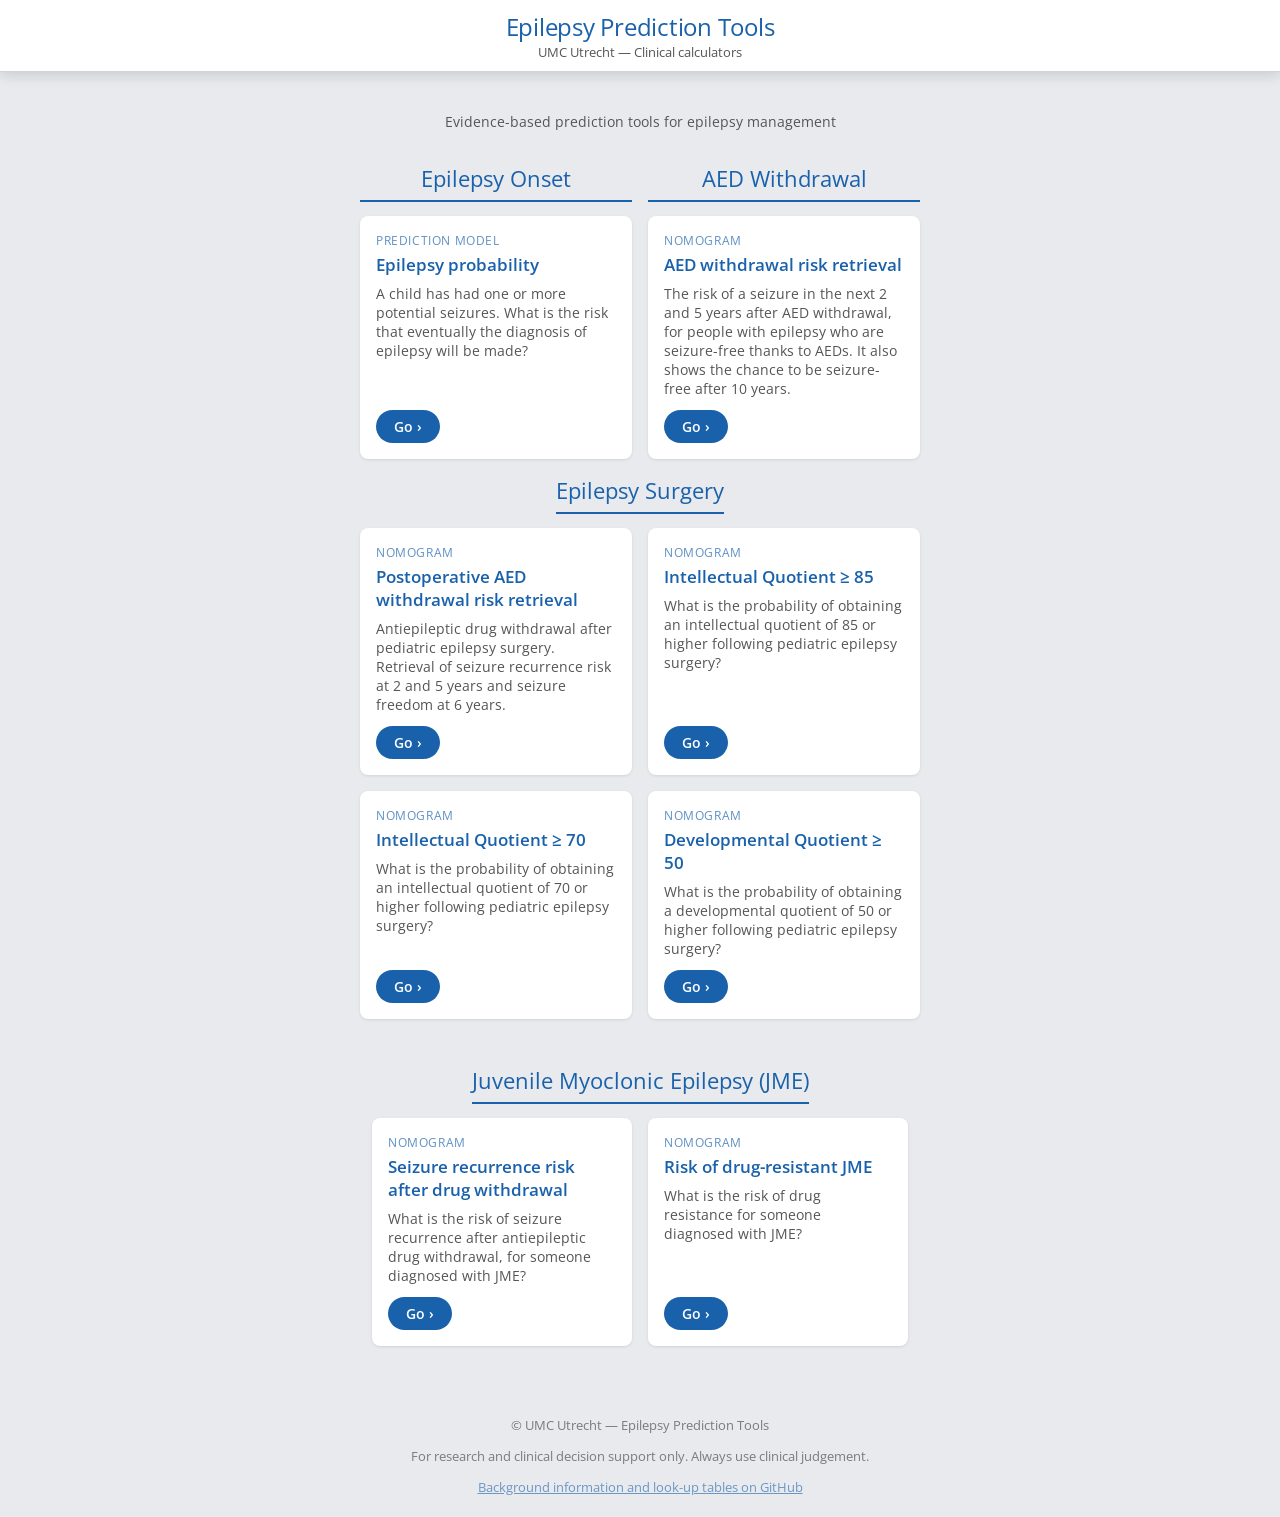
<file: docs/index.html>
<!doctype html>
<html lang="en">
<head>
  <meta charset="utf-8">
  <meta name="viewport" content="width=device-width, initial-scale=1">
  <title>Epilepsy Prediction Tools</title>
  <meta name="description" content="Clinical prediction tools for epilepsy — UMC Utrecht">
  <link rel="stylesheet" href="css/style.css">
</head>
<body>
  <div id="mainwrapper">
    <div id="header">
      <div class="header-inner">
        <h1>Epilepsy Prediction Tools</h1>
        <div class="header-subtitle">UMC Utrecht — Clinical calculators</div>
      </div>
    </div>

    <div id="content">

      <p class="landing-sub" style="margin-top:10px;">
        Evidence-based prediction tools for epilepsy management
      </p>

      <!-- Epilepsy Onset + AED Withdrawal side by side -->
      <div class="section-row">
        <div class="section-col">
          <h2 class="landing-title">Epilepsy Onset</h2>
          <div class="card-grid">
            <div class="card shadow">
              <div class="card-category">Prediction model</div>
              <h3>Epilepsy probability</h3>
              <p>A child has had one or more potential seizures. What is the risk that eventually the diagnosis of epilepsy will be made?</p>
              <a class="go-btn" href="first-consultation.html">Go &rsaquo;</a>
            </div>
          </div>
        </div>
        <div class="section-col">
          <h2 class="landing-title">AED Withdrawal</h2>
          <div class="card-grid">
            <div class="card shadow">
              <div class="card-category">Nomogram</div>
              <h3>AED withdrawal risk retrieval</h3>
              <p>The risk of a seizure in the next 2 and 5 years after AED withdrawal, for people with epilepsy who are seizure-free thanks to AEDs. It also shows the chance to be seizure-free after 10 years.</p>
              <a class="go-btn" href="aed-withdrawal.html">Go &rsaquo;</a>
            </div>
          </div>
        </div>
      </div>

      <!-- Epilepsy Surgery -->
      <h2 class="landing-title">Epilepsy Surgery</h2>
      <div class="card-grid card-grid-2col">
        <div class="card shadow">
          <div class="card-category">Nomogram</div>
          <h3>Postoperative AED withdrawal risk retrieval</h3>
          <p>Antiepileptic drug withdrawal after pediatric epilepsy surgery. Retrieval of seizure recurrence risk at 2 and 5 years and seizure freedom at 6 years.</p>
          <a class="go-btn" href="tts-withdrawal.html">Go &rsaquo;</a>
        </div>

        <div class="card shadow">
          <div class="card-category">Nomogram</div>
          <h3>Intellectual Quotient &ge; 85</h3>
          <p>What is the probability of obtaining an intellectual quotient of 85 or higher following pediatric epilepsy surgery?</p>
          <a class="go-btn" href="iq85.html">Go &rsaquo;</a>
        </div>

        <div class="card shadow">
          <div class="card-category">Nomogram</div>
          <h3>Intellectual Quotient &ge; 70</h3>
          <p>What is the probability of obtaining an intellectual quotient of 70 or higher following pediatric epilepsy surgery?</p>
          <a class="go-btn" href="iq70.html">Go &rsaquo;</a>
        </div>

        <div class="card shadow">
          <div class="card-category">Nomogram</div>
          <h3>Developmental Quotient &ge; 50</h3>
          <p>What is the probability of obtaining a developmental quotient of 50 or higher following pediatric epilepsy surgery?</p>
          <a class="go-btn" href="dq50.html">Go &rsaquo;</a>
        </div>
      </div>

      <!-- JME -->
      <h2 class="landing-title">Juvenile Myoclonic Epilepsy (JME)</h2>
      <div class="card-grid">
        <div class="card shadow">
          <div class="card-category">Nomogram</div>
          <h3>Seizure recurrence risk after drug withdrawal</h3>
          <p>What is the risk of seizure recurrence after antiepileptic drug withdrawal, for someone diagnosed with JME?</p>
          <a class="go-btn" href="jme-withdrawal.html">Go &rsaquo;</a>
        </div>

        <div class="card shadow">
          <div class="card-category">Nomogram</div>
          <h3>Risk of drug-resistant JME</h3>
          <p>What is the risk of drug resistance for someone diagnosed with JME?</p>
          <a class="go-btn" href="jme-resistance.html">Go &rsaquo;</a>
        </div>
      </div>

    </div>

    <div id="footer" class="noselect">
      <p>&copy; UMC Utrecht &mdash; Epilepsy Prediction Tools</p>
      <p>For research and clinical decision support only. Always use clinical judgement.</p>
      <p><a href="https://github.com/wmotte/epilepsypredictiontools" target="_blank">Background information and look-up tables on GitHub</a></p>
    </div>
  </div>

  <script src="js/ui.js"></script>
</body>
</html>
</file>
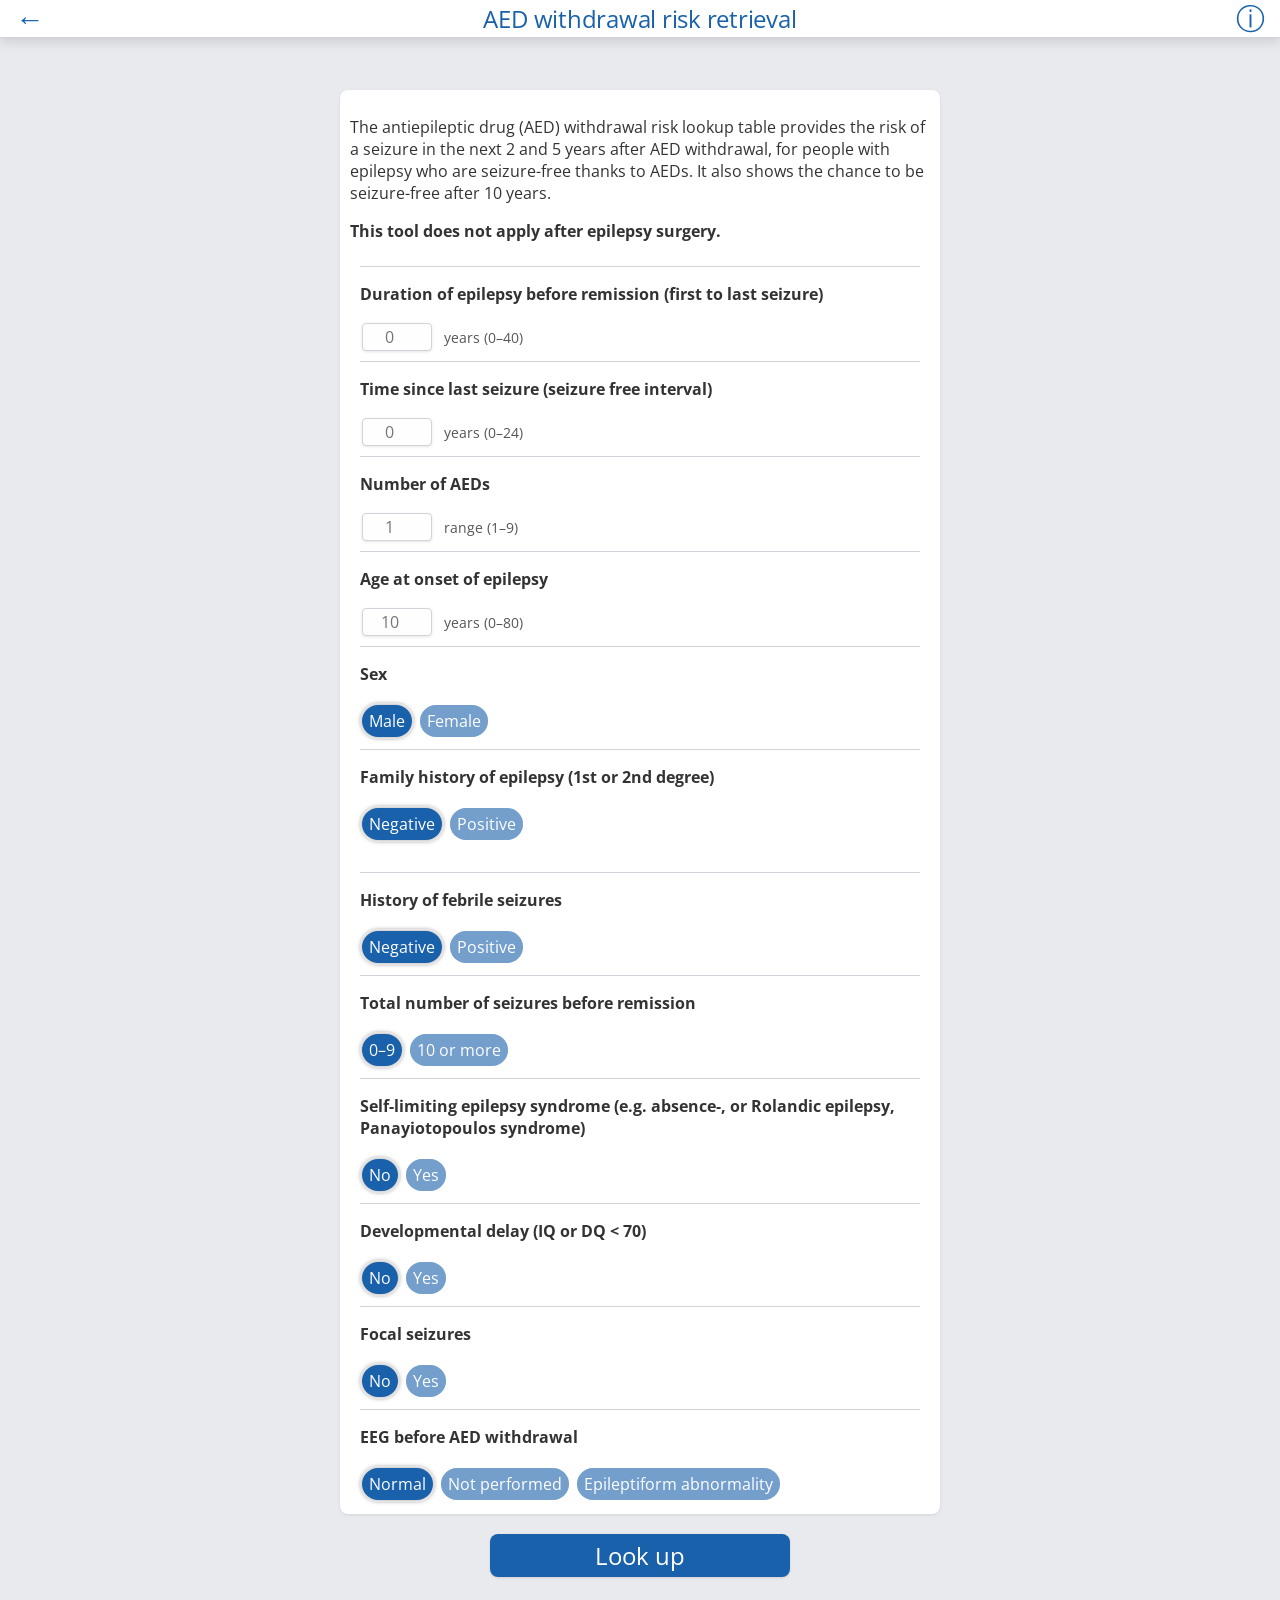
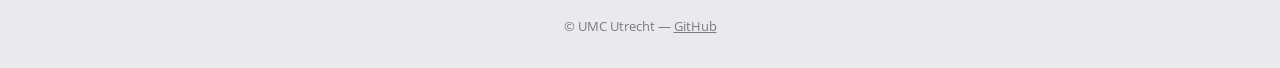
<file: docs/aed-withdrawal.html>
<!doctype html>
<html lang="en">
<head>
  <meta charset="utf-8">
  <meta name="viewport" content="width=device-width, initial-scale=1">
  <title>AED withdrawal risk retrieval — Epilepsy Prediction Tools</title>
  <link rel="stylesheet" href="css/style.css">
</head>
<body>
  <div id="mainwrapper">

    <div id="header" class="shadow">
      <table><tr>
        <td class="fst"><a href="index.html"><div id="backbutton" class="clickable noselect">&larr;</div></a></td>
        <td><h1 class="noselect nocursor">AED withdrawal risk retrieval</h1></td>
        <td class="lst"><div id="infobutton" class="clickable noselect">&#9432;</div></td>
      </tr></table>
    </div>

    <div id="content">
      <div class="contentblock shadow">
        <p>The antiepileptic drug (AED) withdrawal risk lookup table provides the risk of a seizure in the next 2 and 5 years after AED withdrawal, for people with epilepsy who are seizure-free thanks to AEDs. It also shows the chance to be seizure-free after 10 years.</p>
        <p><strong>This tool does not apply after epilepsy surgery.</strong></p>

        <form id="mainform">
          <div class="half1"><div>

            <hr>
            <p><strong>Duration of epilepsy before remission (first to last seizure)</strong></p>
            <input type="number" name="duration" id="duration" placeholder="0" min="0" max="40" class="shadow">
            <span class="unit">years (0–40)</span>

            <hr>
            <p><strong>Time since last seizure (seizure free interval)</strong></p>
            <input type="number" name="ttr" id="ttr" placeholder="0" min="0" max="24" class="shadow">
            <span class="unit">years (0–24)</span>

            <hr>
            <p><strong>Number of AEDs</strong></p>
            <input type="number" name="naed" id="naed" placeholder="1" min="0" max="9" class="shadow">
            <span class="unit">range (1–9)</span>

            <hr>
            <p><strong>Age at onset of epilepsy</strong></p>
            <input type="number" name="ageonset" id="ageonset" placeholder="10" min="0" max="80" class="shadow">
            <span class="unit">years (0–80)</span>

            <hr>
            <p><strong>Sex</strong></p>
            <div class="radios">
              <input type="radio" name="sex" value="male" id="sex_m" checked>
              <label class="radio shadow noselect clickable" for="sex_m">Male</label>
              <input type="radio" name="sex" value="female" id="sex_f">
              <label class="radio shadow noselect clickable" for="sex_f">Female</label>
            </div>

            <hr>
            <p><strong>Family history of epilepsy (1st or 2nd degree)</strong></p>
            <div class="radios">
              <input type="radio" name="famhist" value="negative" id="fh_neg" checked>
              <label class="radio shadow noselect clickable" for="fh_neg">Negative</label>
              <input type="radio" name="famhist" value="positive" id="fh_pos">
              <label class="radio shadow noselect clickable" for="fh_pos">Positive</label>
            </div>

          </div></div>

          <div class="half2"><div>

            <hr>
            <p><strong>History of febrile seizures</strong></p>
            <div class="radios">
              <input type="radio" name="histfeb" value="negative" id="hf_neg" checked>
              <label class="radio shadow noselect clickable" for="hf_neg">Negative</label>
              <input type="radio" name="histfeb" value="positive" id="hf_pos">
              <label class="radio shadow noselect clickable" for="hf_pos">Positive</label>
            </div>

            <hr>
            <p><strong>Total number of seizures before remission</strong></p>
            <div class="radios">
              <input type="radio" name="nseizures" value="0-9" id="ns_low" checked>
              <label class="radio shadow noselect clickable" for="ns_low">0–9</label>
              <input type="radio" name="nseizures" value="10 or more" id="ns_high">
              <label class="radio shadow noselect clickable" for="ns_high">10 or more</label>
            </div>

            <hr>
            <p><strong>Self-limiting epilepsy syndrome (e.g. absence-, or Rolandic epilepsy, Panayiotopoulos syndrome)</strong></p>
            <div class="radios">
              <input type="radio" name="benign" value="no" id="ben_no" checked>
              <label class="radio shadow noselect clickable" for="ben_no">No</label>
              <input type="radio" name="benign" value="yes" id="ben_yes">
              <label class="radio shadow noselect clickable" for="ben_yes">Yes</label>
            </div>

            <hr>
            <p><strong>Developmental delay (IQ or DQ &lt; 70)</strong></p>
            <div class="radios">
              <input type="radio" name="delay" value="no" id="del_no" checked>
              <label class="radio shadow noselect clickable" for="del_no">No</label>
              <input type="radio" name="delay" value="yes" id="del_yes">
              <label class="radio shadow noselect clickable" for="del_yes">Yes</label>
            </div>

            <hr>
            <p><strong>Focal seizures</strong></p>
            <div class="radios">
              <input type="radio" name="focal" value="no" id="foc_no" checked>
              <label class="radio shadow noselect clickable" for="foc_no">No</label>
              <input type="radio" name="focal" value="yes" id="foc_yes">
              <label class="radio shadow noselect clickable" for="foc_yes">Yes</label>
            </div>

            <hr>
            <p><strong>EEG before AED withdrawal</strong></p>
            <div class="radios">
              <input type="radio" name="EEG" value="normal" id="eeg_n" checked>
              <label class="radio shadow noselect clickable" for="eeg_n">Normal</label>
              <input type="radio" name="EEG" value="not performed" id="eeg_np">
              <label class="radio shadow noselect clickable" for="eeg_np">Not performed</label>
              <input type="radio" name="EEG" value="epileptiform abnormality" id="eeg_ea">
              <label class="radio shadow noselect clickable" for="eeg_ea">Epileptiform abnormality</label>
            </div>

          </div></div>
          <div class="cleared"></div>
        </form>
      </div>

      <div id="resultBlock" class="contentblock shadow" style="display:none;"></div>

      <div id="calcButton" class="button shadow blue clickable noselect">
        <h2 class="centertext">Look up</h2>
      </div>
    </div>

    <!-- Hidden modal content -->
    <div style="display:none;">
      <div id="popUpTitle"><h2 class="popuptitle">About this calculator</h2></div>
      <div id="popupContent">
        <div class="popcontent">
          <p>This lookup table is based on clinical nomograms from an independent participant data meta-analysis which aimed to create tools for individualized prediction of risks [1]. The nomogram estimates the risk of seizure recurrence and long-term seizure outcome for people with epilepsy who are currently seizure-free, in case of withdrawal of anti-epileptic drugs with the purpose of discontinuing treatment. The prediction model is based on - and validated in - ten different populations of both children and adults. The tool does not apply to people who became seizure-free through epilepsy surgery.</p>
          <p><strong>Reference:</strong></p>
          <p>Lamberink HJ, Otte WM, Geerts AT, Pavlovic M, Ramos-Lizana J, Marson AG, Overweg J, Sauma L, Specchio LM, Tennison M, Cardoso TMO, Shinnar S, Schmidt D, Geleijns K, Braun KPJ. Individualised prediction model of seizure recurrence and long-term outcomes after withdrawal of antiepileptic drugs in seizure-free patients &ndash; a systematic review and individual participant data meta-analysis. <em>Lancet Neurology</em> 2017; 16(7):523&ndash;531. DOI: <a href="https://doi.org/10.1016/S1474-4422(17)30114-X" target="_blank">10.1016/S1474-4422(17)30114-X</a></p>
          <p><strong>Disclaimer:</strong> For research and educational purposes only. Always use clinical judgment when making treatment decisions.</p>
        </div>
      </div>
    </div>

    <div id="footer" class="noselect nocursor">
      <p>&copy; UMC Utrecht &mdash; <a href="https://github.com/wmotte/epilepsypredictiontools" target="_blank" style="color:inherit; cursor:pointer;">GitHub</a></p>
    </div>
  </div>

  <script src="js/ui.js"></script>
  <script src="js/aed-calc.js"></script>
</body>
</html>
</file>
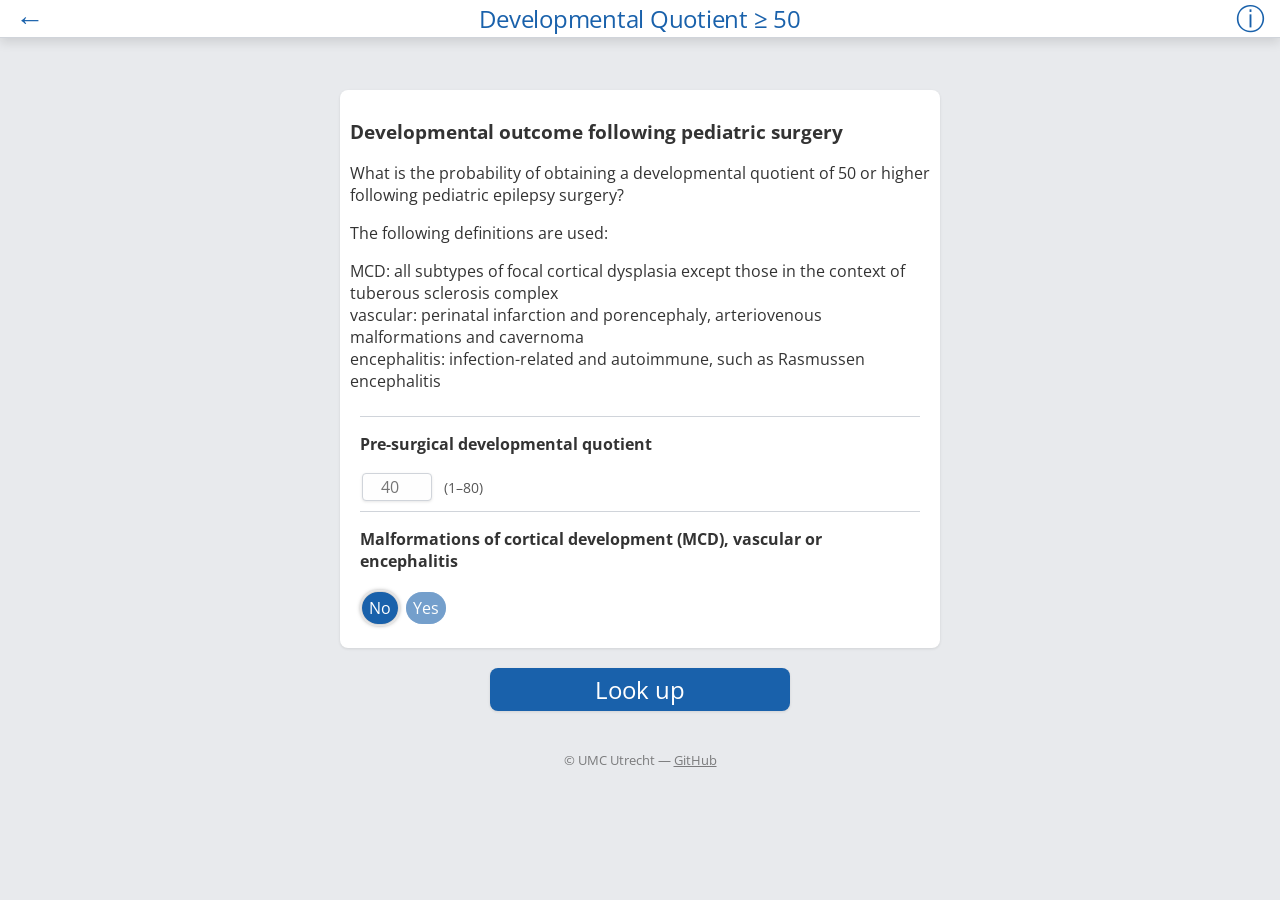
<file: docs/dq50.html>
<!doctype html>
<html lang="en">
<head>
  <meta charset="utf-8">
  <meta name="viewport" content="width=device-width, initial-scale=1">
  <title>Developmental Quotient &ge; 50 — Epilepsy Prediction Tools</title>
  <link rel="stylesheet" href="css/style.css">
</head>
<body>
  <div id="mainwrapper">

    <div id="header" class="shadow">
      <table><tr>
        <td class="fst"><a href="index.html"><div id="backbutton" class="clickable noselect">&larr;</div></a></td>
        <td><h1 class="noselect nocursor">Developmental Quotient &ge; 50</h1></td>
        <td class="lst"><div id="infobutton" class="clickable noselect">&#9432;</div></td>
      </tr></table>
    </div>

    <div id="content">
      <div class="contentblock shadow">
        <h3>Developmental outcome following pediatric surgery</h3>
        <p>What is the probability of obtaining a developmental quotient of 50 or higher following pediatric epilepsy surgery?</p>
        <p>The following definitions are used:</p>
        <p>MCD: all subtypes of focal cortical dysplasia except those in the context of tuberous sclerosis complex<br>
          vascular: perinatal infarction and porencephaly, arteriovenous malformations and cavernoma<br>
          encephalitis: infection-related and autoimmune, such as Rasmussen encephalitis</p>

        <form id="mainform">
          <div class="half1"><div>

            <hr>
            <p><strong>Pre-surgical developmental quotient</strong></p>
            <input type="number" name="pre" id="pre" placeholder="40" min="1" max="80" class="shadow">
            <span class="unit">(1–80)</span>

            <hr>
            <p><strong>Malformations of cortical development (MCD), vascular or encephalitis</strong></p>
            <div class="radios">
              <input type="radio" name="mcd" value="no" id="mcd_no" checked>
              <label class="radio shadow noselect clickable" for="mcd_no">No</label>
              <input type="radio" name="mcd" value="yes" id="mcd_yes">
              <label class="radio shadow noselect clickable" for="mcd_yes">Yes</label>
            </div>

          </div></div>
          <div class="cleared"></div>
        </form>
      </div>

      <div id="resultBlock" class="contentblock shadow" style="display:none;"></div>

      <div id="calcButton" class="button shadow blue clickable noselect">
        <h2 class="centertext">Look up</h2>
      </div>
    </div>

    <!-- Hidden modal content -->
    <div style="display:none;">
      <div id="popUpTitle"><h2 class="popuptitle">About this calculator</h2></div>
      <div id="popupContent">
        <div class="popcontent">
          <p>This lookup table is based on clinical nomograms from a collaborative study between Universit&auml;tsklinik OWL and the UMC Utrecht to identify predictors of postoperative developmental quotients (DQ) and develop and validate clinically applicable prediction models two years after pediatric epilepsy surgery. It provides the performance post-surgery.</p>
          <p><strong>Reference:</strong></p>
          <p>Cloppenborg T, van Schooneveld MMJ, Hagemann A, Hopf JL, Kalbhenn T, Otte WM, Polster T, Bien CG, Braun KPJ. Development and validation of prediction models for developmental and intellectual outcome following pediatric epilepsy surgery. <em>Neurology</em> 2022; 98:e225&ndash;e235. DOI: <a href="https://doi.org/10.1212/WNL.0000000000013065" target="_blank">10.1212/WNL.0000000000013065</a></p>
          <p><strong>Disclaimer:</strong> For research and educational purposes only. Use clinical judgment.</p>
        </div>
      </div>
    </div>

    <div id="footer" class="noselect nocursor">
      <p>&copy; UMC Utrecht &mdash; <a href="https://github.com/wmotte/epilepsypredictiontools" target="_blank" style="color:inherit; cursor:pointer;">GitHub</a></p>
    </div>
  </div>

  <script src="js/ui.js"></script>
  <script src="js/dq50-calc.js"></script>
</body>
</html>
</file>
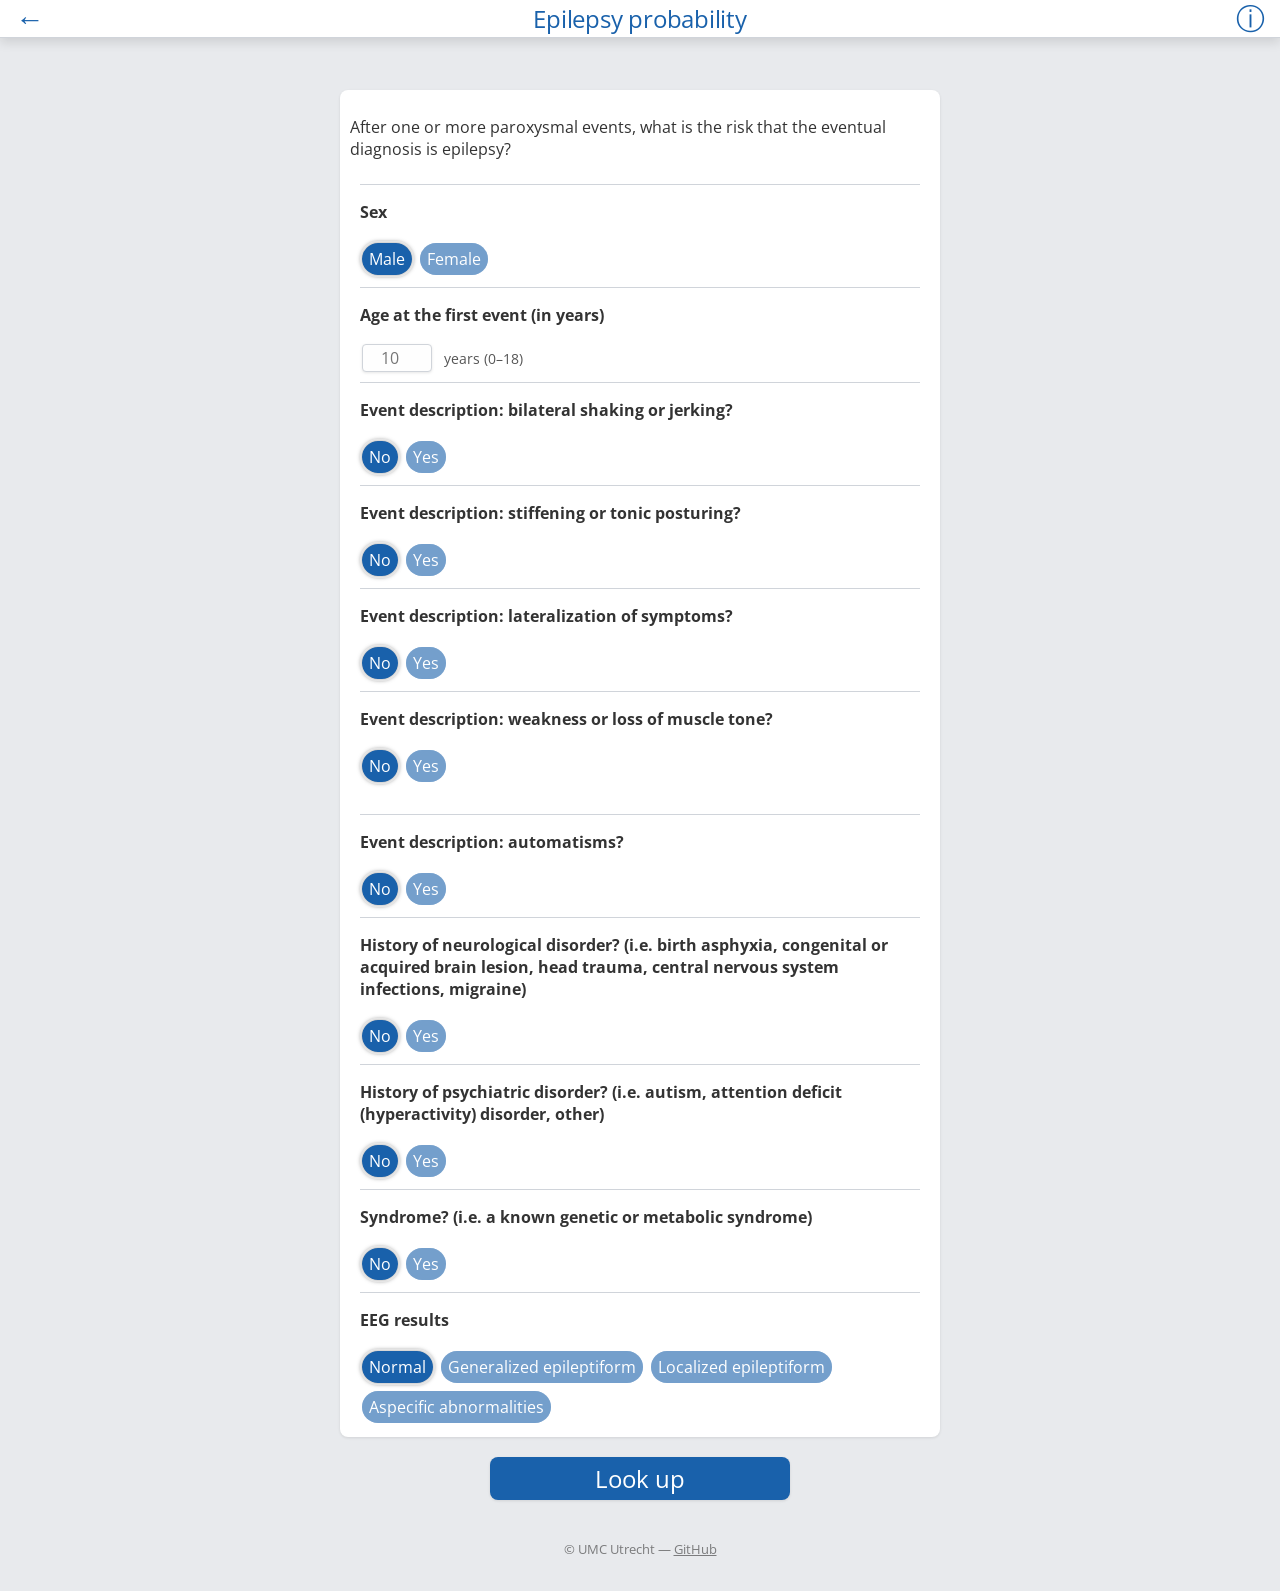
<file: docs/first-consultation.html>
<!doctype html>
<html lang="en">
<head>
  <meta charset="utf-8">
  <meta name="viewport" content="width=device-width, initial-scale=1">
  <title>Epilepsy probability — Epilepsy Prediction Tools</title>
  <link rel="stylesheet" href="css/style.css">
</head>
<body>
  <div id="mainwrapper">

    <div id="header" class="shadow">
      <table><tr>
        <td class="fst"><a href="index.html"><div id="backbutton" class="clickable noselect">&larr;</div></a></td>
        <td><h1 class="noselect nocursor">Epilepsy probability</h1></td>
        <td class="lst"><div id="infobutton" class="clickable noselect">&#9432;</div></td>
      </tr></table>
    </div>

    <div id="content">
      <div class="contentblock shadow">
        <p>After one or more paroxysmal events, what is the risk that the eventual diagnosis is epilepsy?</p>

        <form id="mainform">
          <div class="half1"><div>

            <hr>
            <p><strong>Sex</strong></p>
            <div class="radios">
              <input type="radio" name="sexmale" value="yes" id="sx_m" checked>
              <label class="radio shadow noselect clickable" for="sx_m">Male</label>
              <input type="radio" name="sexmale" value="no" id="sx_f">
              <label class="radio shadow noselect clickable" for="sx_f">Female</label>
            </div>

            <hr>
            <p><strong>Age at the first event (in years)</strong></p>
            <input type="number" name="agefirstevent" id="agefirstevent" placeholder="10" min="0" max="18" class="shadow">
            <span class="unit">years (0–18)</span>

            <hr>
            <p><strong>Event description: bilateral shaking or jerking?</strong></p>
            <div class="radios">
              <input type="radio" name="bilateral" value="no" id="bi_no" checked>
              <label class="radio shadow noselect clickable" for="bi_no">No</label>
              <input type="radio" name="bilateral" value="yes" id="bi_yes">
              <label class="radio shadow noselect clickable" for="bi_yes">Yes</label>
            </div>

            <hr>
            <p><strong>Event description: stiffening or tonic posturing?</strong></p>
            <div class="radios">
              <input type="radio" name="cramp" value="no" id="cr_no" checked>
              <label class="radio shadow noselect clickable" for="cr_no">No</label>
              <input type="radio" name="cramp" value="yes" id="cr_yes">
              <label class="radio shadow noselect clickable" for="cr_yes">Yes</label>
            </div>

            <hr>
            <p><strong>Event description: lateralization of symptoms?</strong></p>
            <div class="radios">
              <input type="radio" name="lateralization" value="no" id="lat_no" checked>
              <label class="radio shadow noselect clickable" for="lat_no">No</label>
              <input type="radio" name="lateralization" value="yes" id="lat_yes">
              <label class="radio shadow noselect clickable" for="lat_yes">Yes</label>
            </div>

            <hr>
            <p><strong>Event description: weakness or loss of muscle tone?</strong></p>
            <div class="radios">
              <input type="radio" name="lossTonus" value="no" id="lt_no" checked>
              <label class="radio shadow noselect clickable" for="lt_no">No</label>
              <input type="radio" name="lossTonus" value="yes" id="lt_yes">
              <label class="radio shadow noselect clickable" for="lt_yes">Yes</label>
            </div>

          </div></div>

          <div class="half2"><div>

            <hr>
            <p><strong>Event description: automatisms?</strong></p>
            <div class="radios">
              <input type="radio" name="automatism" value="no" id="au_no" checked>
              <label class="radio shadow noselect clickable" for="au_no">No</label>
              <input type="radio" name="automatism" value="yes" id="au_yes">
              <label class="radio shadow noselect clickable" for="au_yes">Yes</label>
            </div>

            <hr>
            <p><strong>History of neurological disorder? (i.e. birth asphyxia, congenital or acquired brain lesion, head trauma, central nervous system infections, migraine)</strong></p>
            <div class="radios">
              <input type="radio" name="history_neurological" value="no" id="hn_no" checked>
              <label class="radio shadow noselect clickable" for="hn_no">No</label>
              <input type="radio" name="history_neurological" value="yes" id="hn_yes">
              <label class="radio shadow noselect clickable" for="hn_yes">Yes</label>
            </div>

            <hr>
            <p><strong>History of psychiatric disorder? (i.e. autism, attention deficit (hyperactivity) disorder, other)</strong></p>
            <div class="radios">
              <input type="radio" name="history_psychiatric" value="no" id="hp_no" checked>
              <label class="radio shadow noselect clickable" for="hp_no">No</label>
              <input type="radio" name="history_psychiatric" value="yes" id="hp_yes">
              <label class="radio shadow noselect clickable" for="hp_yes">Yes</label>
            </div>

            <hr>
            <p><strong>Syndrome? (i.e. a known genetic or metabolic syndrome)</strong></p>
            <div class="radios">
              <input type="radio" name="syndrome" value="no" id="syn_no" checked>
              <label class="radio shadow noselect clickable" for="syn_no">No</label>
              <input type="radio" name="syndrome" value="yes" id="syn_yes">
              <label class="radio shadow noselect clickable" for="syn_yes">Yes</label>
            </div>

            <hr>
            <p><strong>EEG results</strong></p>
            <div class="radios">
              <input type="radio" name="eeg_result" value="normal" id="eeg_n" checked>
              <label class="radio shadow noselect clickable" for="eeg_n">Normal</label>
              <input type="radio" name="eeg_result" value="generalizedEpi" id="eeg_ge">
              <label class="radio shadow noselect clickable" for="eeg_ge">Generalized epileptiform</label>
              <input type="radio" name="eeg_result" value="localizedEpi" id="eeg_le">
              <label class="radio shadow noselect clickable" for="eeg_le">Localized epileptiform</label>
              <input type="radio" name="eeg_result" value="hypofunctional" id="eeg_hf">
              <label class="radio shadow noselect clickable" for="eeg_hf">Aspecific abnormalities</label>
            </div>

          </div></div>
          <div class="cleared"></div>
        </form>
      </div>

      <div id="resultBlock" class="contentblock shadow" style="display:none;"></div>

      <div id="calcButton" class="button shadow blue clickable noselect">
        <h2 class="centertext">Look up</h2>
      </div>
    </div>

    <!-- Hidden modal content -->
    <div style="display:none;">
      <div id="popUpTitle"><h2 class="popuptitle">About this calculator</h2></div>
      <div id="popupContent">
        <div class="popcontent">
          <p>This lookup table is based on clinical data and an interictal EEG from children available at first consultation after one or more paroxysmal events at the outpatient department of pediatric neurology at the UMC Utrecht, the Netherlands, and was validated on a similar cohort from the Martini Hospital in Groningen. The calculator estimates the probability that the diagnosis of epilepsy will be made based on the available information at the first consultation.</p>
          <p><strong>Reference:</strong></p>
          <p>van Diessen E, Lamberink HJ, Otte WM, Doornebal N, Brouwer OF, Jansen FE, Braun KPJ. A Prediction Model to Determine Childhood Epilepsy After 1 or More Paroxysmal Events. <em>Pediatrics</em> 2018; 142(6):e20180931. DOI: <a href="https://doi.org/10.1542/peds.2018-0931" target="_blank">10.1542/peds.2018-0931</a></p>
          <p><strong>Disclaimer:</strong> For research and educational purposes only. Use clinical judgment.</p>
        </div>
      </div>
    </div>

    <div id="footer" class="noselect nocursor">
      <p>&copy; UMC Utrecht &mdash; <a href="https://github.com/wmotte/epilepsypredictiontools" target="_blank" style="color:inherit; cursor:pointer;">GitHub</a></p>
    </div>
  </div>

  <script src="js/ui.js"></script>
  <script src="js/fsc-calc.js"></script>
</body>
</html>
</file>
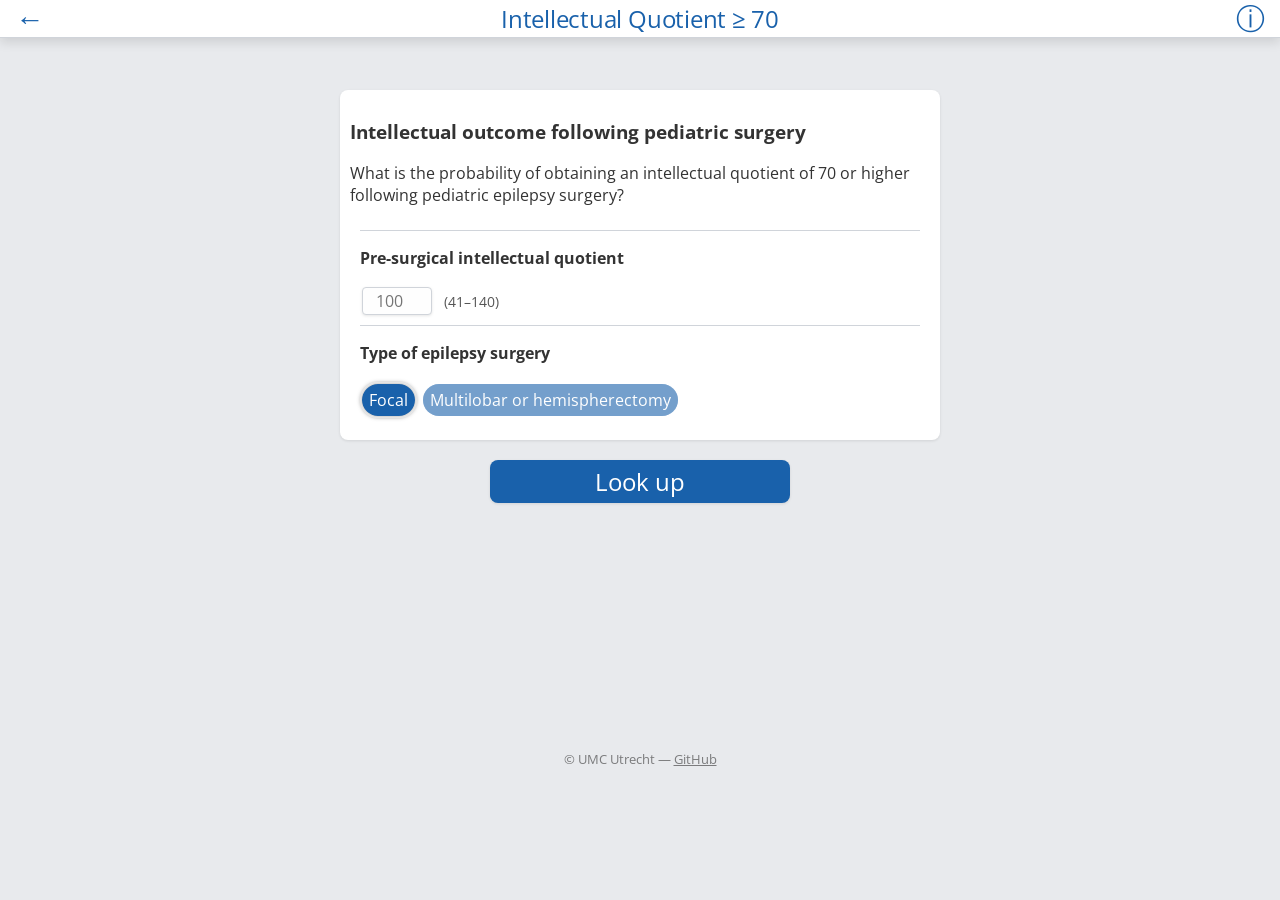
<file: docs/iq70.html>
<!doctype html>
<html lang="en">
<head>
  <meta charset="utf-8">
  <meta name="viewport" content="width=device-width, initial-scale=1">
  <title>Intellectual Quotient &ge; 70 — Epilepsy Prediction Tools</title>
  <link rel="stylesheet" href="css/style.css">
</head>
<body>
  <div id="mainwrapper">

    <div id="header" class="shadow">
      <table><tr>
        <td class="fst"><a href="index.html"><div id="backbutton" class="clickable noselect">&larr;</div></a></td>
        <td><h1 class="noselect nocursor">Intellectual Quotient &ge; 70</h1></td>
        <td class="lst"><div id="infobutton" class="clickable noselect">&#9432;</div></td>
      </tr></table>
    </div>

    <div id="content">
      <div class="contentblock shadow">
        <h3>Intellectual outcome following pediatric surgery</h3>
        <p>What is the probability of obtaining an intellectual quotient of 70 or higher following pediatric epilepsy surgery?</p>

        <form id="mainform">
          <div class="half1"><div>

            <hr>
            <p><strong>Pre-surgical intellectual quotient</strong></p>
            <input type="number" name="pre" id="pre" placeholder="100" min="41" max="140" class="shadow">
            <span class="unit">(41–140)</span>

            <hr>
            <p><strong>Type of epilepsy surgery</strong></p>
            <div class="radios">
              <input type="radio" name="surgery" value="focal" id="surg_f" checked>
              <label class="radio shadow noselect clickable" for="surg_f">Focal</label>
              <input type="radio" name="surgery" value="multilobar" id="surg_m">
              <label class="radio shadow noselect clickable" for="surg_m">Multilobar or hemispherectomy</label>
            </div>

          </div></div>
          <div class="cleared"></div>
        </form>
      </div>

      <div id="resultBlock" class="contentblock shadow" style="display:none;"></div>

      <div id="calcButton" class="button shadow blue clickable noselect">
        <h2 class="centertext">Look up</h2>
      </div>
    </div>

    <!-- Hidden modal content -->
    <div style="display:none;">
      <div id="popUpTitle"><h2 class="popuptitle">About this calculator</h2></div>
      <div id="popupContent">
        <div class="popcontent">
          <p>This lookup table is based on clinical nomograms from a collaborative study between Universit&auml;tsklinik OWL and the UMC Utrecht to identify predictors of postoperative intelligence quotients (IQ) and develop and validate clinically applicable prediction models two years after pediatric epilepsy surgery. It provides the performance post-surgery.</p>
          <p><strong>Reference:</strong></p>
          <p>Cloppenborg T, van Schooneveld MMJ, Hagemann A, Hopf JL, Kalbhenn T, Otte WM, Polster T, Bien CG, Braun KPJ. Development and validation of prediction models for developmental and intellectual outcome following pediatric epilepsy surgery. <em>Neurology</em> 2022; 98:e225&ndash;e235. DOI: <a href="https://doi.org/10.1212/WNL.0000000000013065" target="_blank">10.1212/WNL.0000000000013065</a></p>
          <p><strong>Disclaimer:</strong> For research and educational purposes only. Use clinical judgment.</p>
        </div>
      </div>
    </div>

    <div id="footer" class="noselect nocursor">
      <p>&copy; UMC Utrecht &mdash; <a href="https://github.com/wmotte/epilepsypredictiontools" target="_blank" style="color:inherit; cursor:pointer;">GitHub</a></p>
    </div>
  </div>

  <script src="js/ui.js"></script>
  <script src="js/iq70-calc.js"></script>
</body>
</html>
</file>
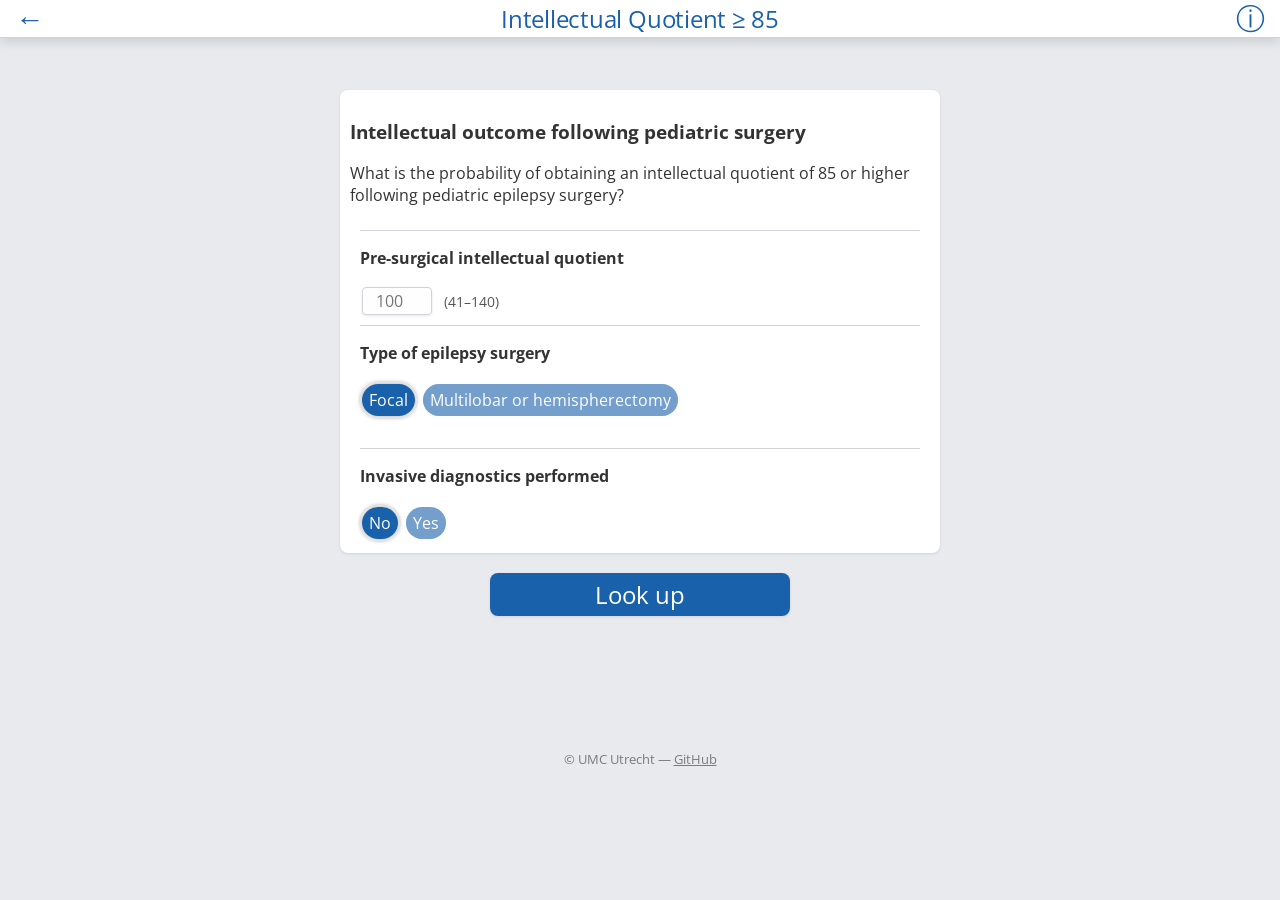
<file: docs/iq85.html>
<!doctype html>
<html lang="en">
<head>
  <meta charset="utf-8">
  <meta name="viewport" content="width=device-width, initial-scale=1">
  <title>Intellectual Quotient &ge; 85 — Epilepsy Prediction Tools</title>
  <link rel="stylesheet" href="css/style.css">
</head>
<body>
  <div id="mainwrapper">

    <div id="header" class="shadow">
      <table><tr>
        <td class="fst"><a href="index.html"><div id="backbutton" class="clickable noselect">&larr;</div></a></td>
        <td><h1 class="noselect nocursor">Intellectual Quotient &ge; 85</h1></td>
        <td class="lst"><div id="infobutton" class="clickable noselect">&#9432;</div></td>
      </tr></table>
    </div>

    <div id="content">
      <div class="contentblock shadow">
        <h3>Intellectual outcome following pediatric surgery</h3>
        <p>What is the probability of obtaining an intellectual quotient of 85 or higher following pediatric epilepsy surgery?</p>

        <form id="mainform">
          <div class="half1"><div>

            <hr>
            <p><strong>Pre-surgical intellectual quotient</strong></p>
            <input type="number" name="pre" id="pre" placeholder="100" min="41" max="140" class="shadow">
            <span class="unit">(41–140)</span>

            <hr>
            <p><strong>Type of epilepsy surgery</strong></p>
            <div class="radios">
              <input type="radio" name="surgery" value="focal" id="surg_f" checked>
              <label class="radio shadow noselect clickable" for="surg_f">Focal</label>
              <input type="radio" name="surgery" value="multilobar" id="surg_m">
              <label class="radio shadow noselect clickable" for="surg_m">Multilobar or hemispherectomy</label>
            </div>

          </div></div>

          <div class="half2"><div>

            <hr>
            <p><strong>Invasive diagnostics performed</strong></p>
            <div class="radios">
              <input type="radio" name="invasive" value="no" id="inv_no" checked>
              <label class="radio shadow noselect clickable" for="inv_no">No</label>
              <input type="radio" name="invasive" value="yes" id="inv_yes">
              <label class="radio shadow noselect clickable" for="inv_yes">Yes</label>
            </div>

          </div></div>
          <div class="cleared"></div>
        </form>
      </div>

      <div id="resultBlock" class="contentblock shadow" style="display:none;"></div>

      <div id="calcButton" class="button shadow blue clickable noselect">
        <h2 class="centertext">Look up</h2>
      </div>
    </div>

    <!-- Hidden modal content -->
    <div style="display:none;">
      <div id="popUpTitle"><h2 class="popuptitle">About this calculator</h2></div>
      <div id="popupContent">
        <div class="popcontent">
          <p>This lookup table is based on clinical nomograms from a collaborative study between Universit&auml;tsklinik OWL and the UMC Utrecht to identify predictors of postoperative intelligence quotients (IQ) and develop and validate clinically applicable prediction models two years after pediatric epilepsy surgery. It provides the performance post-surgery.</p>
          <p><strong>Reference:</strong></p>
          <p>Cloppenborg T, van Schooneveld MMJ, Hagemann A, Hopf JL, Kalbhenn T, Otte WM, Polster T, Bien CG, Braun KPJ. Development and validation of prediction models for developmental and intellectual outcome following pediatric epilepsy surgery. <em>Neurology</em> 2022; 98:e225&ndash;e235. DOI: <a href="https://doi.org/10.1212/WNL.0000000000013065" target="_blank">10.1212/WNL.0000000000013065</a></p>
          <p><strong>Disclaimer:</strong> For research and educational purposes only. Use clinical judgment.</p>
        </div>
      </div>
    </div>

    <div id="footer" class="noselect nocursor">
      <p>&copy; UMC Utrecht &mdash; <a href="https://github.com/wmotte/epilepsypredictiontools" target="_blank" style="color:inherit; cursor:pointer;">GitHub</a></p>
    </div>
  </div>

  <script src="js/ui.js"></script>
  <script src="js/iq85-calc.js"></script>
</body>
</html>
</file>
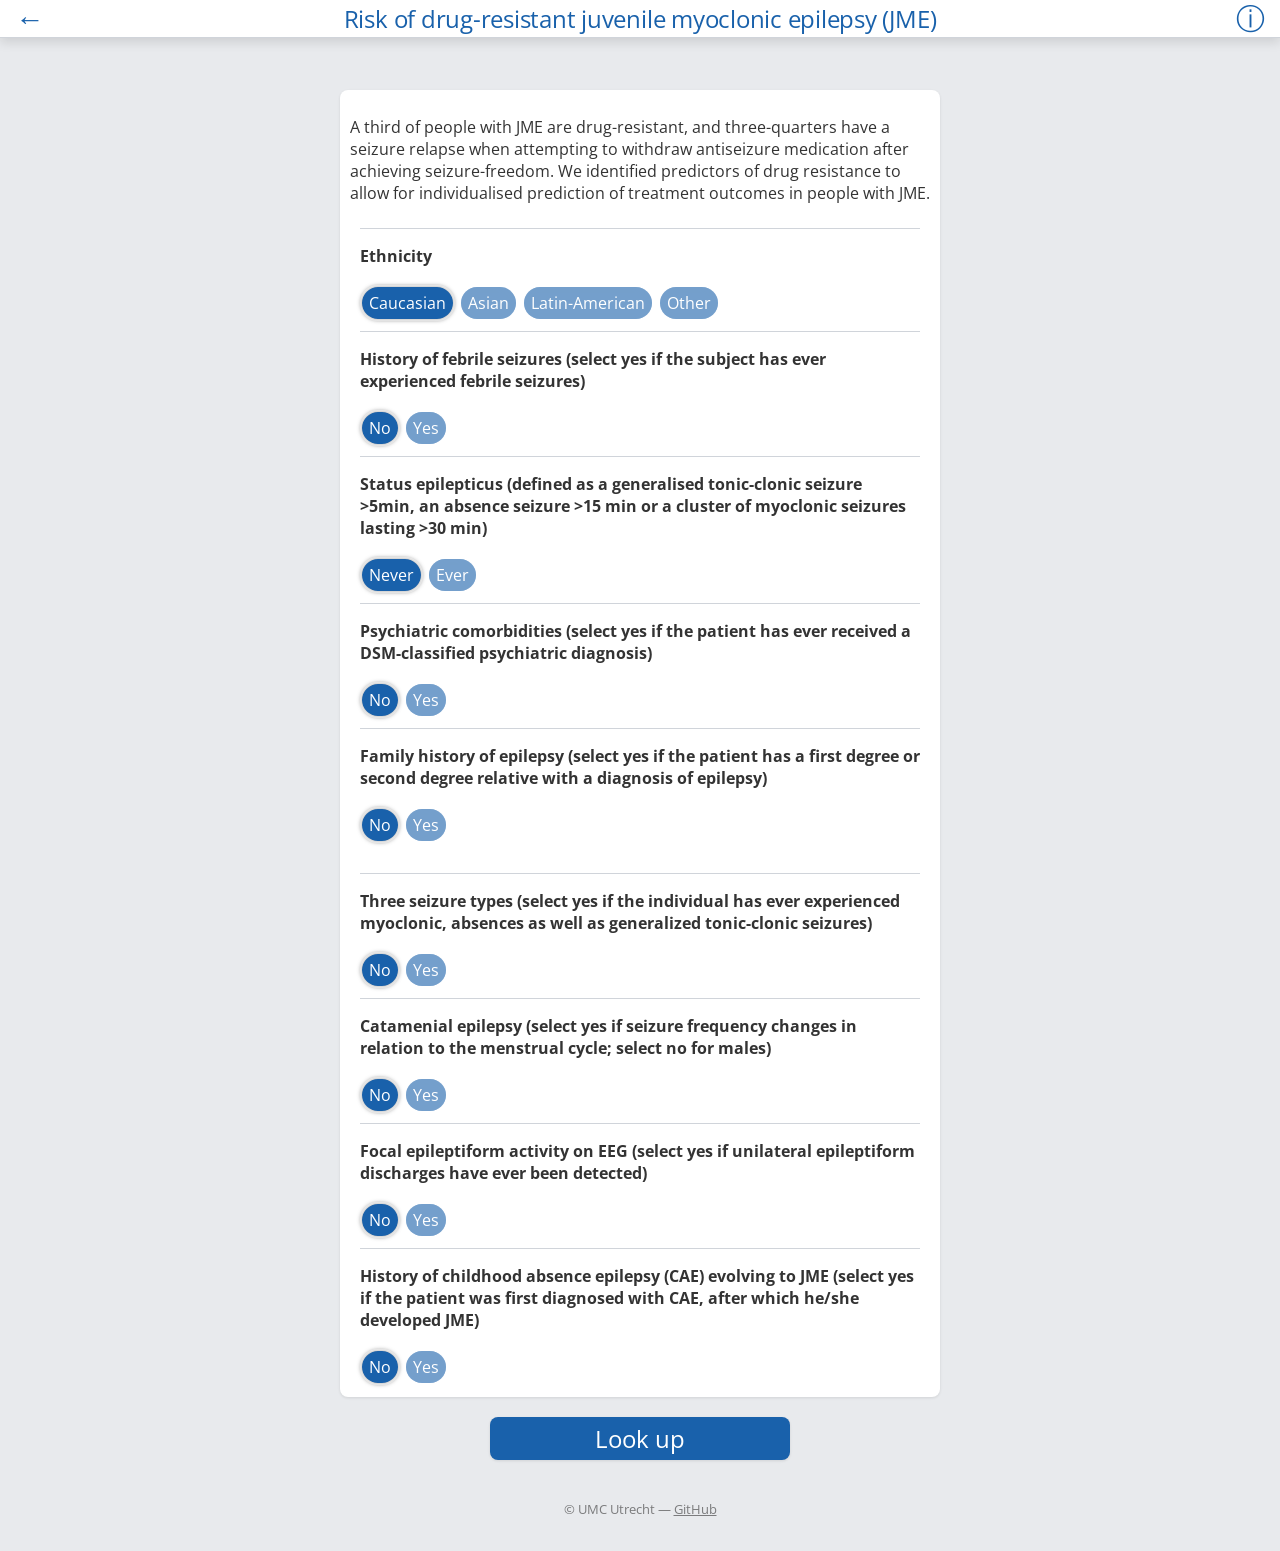
<file: docs/jme-resistance.html>
<!doctype html>
<html lang="en">
<head>
  <meta charset="utf-8">
  <meta name="viewport" content="width=device-width, initial-scale=1">
  <title>Risk of drug-resistant juvenile myoclonic epilepsy (JME) — Epilepsy Prediction Tools</title>
  <link rel="stylesheet" href="css/style.css">
</head>
<body>
  <div id="mainwrapper">

    <div id="header" class="shadow">
      <table><tr>
        <td class="fst"><a href="index.html"><div id="backbutton" class="clickable noselect">&larr;</div></a></td>
        <td><h1 class="noselect nocursor">Risk of drug-resistant juvenile myoclonic epilepsy (JME)</h1></td>
        <td class="lst"><div id="infobutton" class="clickable noselect">&#9432;</div></td>
      </tr></table>
    </div>

    <div id="content">
      <div class="contentblock shadow">
        <p>A third of people with JME are drug-resistant, and three-quarters have a seizure relapse when attempting to withdraw antiseizure medication after achieving seizure-freedom. We identified predictors of drug resistance to allow for individualised prediction of treatment outcomes in people with JME.</p>

        <form id="mainform">
          <div class="half1"><div>

            <hr>
            <p><strong>Ethnicity</strong></p>
            <div class="radios">
              <input type="radio" name="ethnicity" value="Caucasian" id="eth_c" checked>
              <label class="radio shadow noselect clickable" for="eth_c">Caucasian</label>
              <input type="radio" name="ethnicity" value="Asian" id="eth_a">
              <label class="radio shadow noselect clickable" for="eth_a">Asian</label>
              <input type="radio" name="ethnicity" value="Latin-American" id="eth_l">
              <label class="radio shadow noselect clickable" for="eth_l">Latin-American</label>
              <input type="radio" name="ethnicity" value="Other" id="eth_o">
              <label class="radio shadow noselect clickable" for="eth_o">Other</label>
            </div>

            <hr>
            <p><strong>History of febrile seizures (select yes if the subject has ever experienced febrile seizures)</strong></p>
            <div class="radios">
              <input type="radio" name="histfebrseiz" value="no" id="hf_no" checked>
              <label class="radio shadow noselect clickable" for="hf_no">No</label>
              <input type="radio" name="histfebrseiz" value="yes" id="hf_yes">
              <label class="radio shadow noselect clickable" for="hf_yes">Yes</label>
            </div>

            <hr>
            <p><strong>Status epilepticus (defined as a generalised tonic-clonic seizure >5min, an absence seizure >15 min or a cluster of myoclonic seizures lasting >30 min)</strong></p>
            <div class="radios">
              <input type="radio" name="statusepilep" value="never" id="se_n" checked>
              <label class="radio shadow noselect clickable" for="se_n">Never</label>
              <input type="radio" name="statusepilep" value="ever" id="se_e">
              <label class="radio shadow noselect clickable" for="se_e">Ever</label>
            </div>

            <hr>
            <p><strong>Psychiatric comorbidities (select yes if the patient has ever received a DSM-classified psychiatric diagnosis)</strong></p>
            <div class="radios">
              <input type="radio" name="psychcomorb" value="no" id="pc_no" checked>
              <label class="radio shadow noselect clickable" for="pc_no">No</label>
              <input type="radio" name="psychcomorb" value="yes" id="pc_yes">
              <label class="radio shadow noselect clickable" for="pc_yes">Yes</label>
            </div>

            <hr>
            <p><strong>Family history of epilepsy (select yes if the patient has a first degree or second degree relative with a diagnosis of epilepsy)</strong></p>
            <div class="radios">
              <input type="radio" name="familyhistory" value="no" id="fh_no" checked>
              <label class="radio shadow noselect clickable" for="fh_no">No</label>
              <input type="radio" name="familyhistory" value="yes" id="fh_yes">
              <label class="radio shadow noselect clickable" for="fh_yes">Yes</label>
            </div>

          </div></div>

          <div class="half2"><div>

            <hr>
            <p><strong>Three seizure types (select yes if the individual has ever experienced myoclonic, absences as well as generalized tonic-clonic seizures)</strong></p>
            <div class="radios">
              <input type="radio" name="threetypes" value="no" id="tt_no" checked>
              <label class="radio shadow noselect clickable" for="tt_no">No</label>
              <input type="radio" name="threetypes" value="yes" id="tt_yes">
              <label class="radio shadow noselect clickable" for="tt_yes">Yes</label>
            </div>

            <hr>
            <p><strong>Catamenial epilepsy (select yes if seizure frequency changes in relation to the menstrual cycle; select no for males)</strong></p>
            <div class="radios">
              <input type="radio" name="catamenial" value="no" id="cat_no" checked>
              <label class="radio shadow noselect clickable" for="cat_no">No</label>
              <input type="radio" name="catamenial" value="yes" id="cat_yes">
              <label class="radio shadow noselect clickable" for="cat_yes">Yes</label>
            </div>

            <hr>
            <p><strong>Focal epileptiform activity on EEG (select yes if unilateral epileptiform discharges have ever been detected)</strong></p>
            <div class="radios">
              <input type="radio" name="eegfocality" value="no" id="ef_no" checked>
              <label class="radio shadow noselect clickable" for="ef_no">No</label>
              <input type="radio" name="eegfocality" value="yes" id="ef_yes">
              <label class="radio shadow noselect clickable" for="ef_yes">Yes</label>
            </div>

            <hr>
            <p><strong>History of childhood absence epilepsy (CAE) evolving to JME (select yes if the patient was first diagnosed with CAE, after which he/she developed JME)</strong></p>
            <div class="radios">
              <input type="radio" name="caehistory" value="no" id="cae_no" checked>
              <label class="radio shadow noselect clickable" for="cae_no">No</label>
              <input type="radio" name="caehistory" value="yes" id="cae_yes">
              <label class="radio shadow noselect clickable" for="cae_yes">Yes</label>
            </div>

          </div></div>
          <div class="cleared"></div>
        </form>
      </div>

      <div id="resultBlock" class="contentblock shadow" style="display:none;"></div>

      <div id="calcButton" class="button shadow blue clickable noselect">
        <h2 class="centertext">Look up</h2>
      </div>
    </div>

    <!-- Hidden modal content -->
    <div style="display:none;">
      <div id="popUpTitle"><h2 class="popuptitle">About this calculator</h2></div>
      <div id="popupContent">
        <div class="popcontent">
          <p>These lookup tables are based on clinical nomograms from a collaborative study between the UMC Utrecht and multiple partners to identify predictors of JME outcome and develop and validate clinically applicable prediction models.</p>
          <p><strong>Reference:</strong></p>
          <p>Stevelink R, Otte WM, et al. Individualised prediction of drug resistance and seizure recurrence after medication withdrawal in people with juvenile myoclonic epilepsy: a systematic review and individual participant data meta-analysis. <em>eClinicalMedicine</em> 2022; 53:101732. DOI: <a href="https://doi.org/10.1016/j.eclinm.2022.101732" target="_blank">10.1016/j.eclinm.2022.101732</a></p>
          <p><strong>Disclaimer:</strong> For research and clinical decision support only. Always use clinical judgment.</p>
        </div>
      </div>
    </div>

    <div id="footer" class="noselect nocursor">
      <p>&copy; UMC Utrecht &mdash; <a href="https://github.com/wmotte/epilepsypredictiontools" target="_blank" style="color:inherit; cursor:pointer;">GitHub</a></p>
    </div>
  </div>

  <script src="js/ui.js"></script>
  <script src="js/jme-resistance-calc.js"></script>
</body>
</html>
</file>
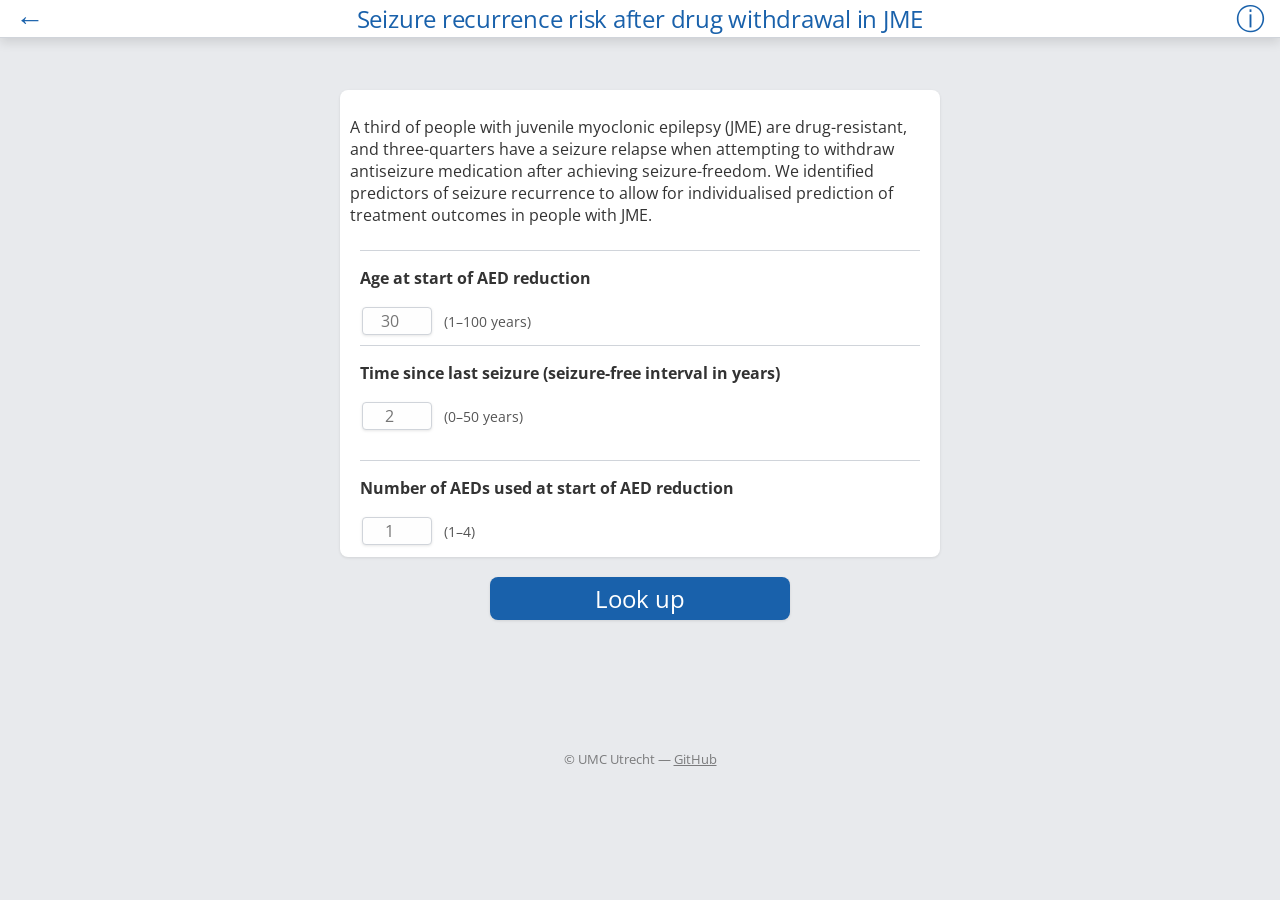
<file: docs/jme-withdrawal.html>
<!doctype html>
<html lang="en">
<head>
  <meta charset="utf-8">
  <meta name="viewport" content="width=device-width, initial-scale=1">
  <title>Seizure recurrence risk after drug withdrawal in JME — Epilepsy Prediction Tools</title>
  <link rel="stylesheet" href="css/style.css">
</head>
<body>
  <div id="mainwrapper">

    <div id="header" class="shadow">
      <table><tr>
        <td class="fst"><a href="index.html"><div id="backbutton" class="clickable noselect">&larr;</div></a></td>
        <td><h1 class="noselect nocursor">Seizure recurrence risk after drug withdrawal in JME</h1></td>
        <td class="lst"><div id="infobutton" class="clickable noselect">&#9432;</div></td>
      </tr></table>
    </div>

    <div id="content">
      <div class="contentblock shadow">
        <p>A third of people with juvenile myoclonic epilepsy (JME) are drug-resistant, and three-quarters have a seizure relapse when attempting to withdraw antiseizure medication after achieving seizure-freedom. We identified predictors of seizure recurrence to allow for individualised prediction of treatment outcomes in people with JME.</p>

        <form id="mainform">
          <div class="half1"><div>

            <hr>
            <p><strong>Age at start of AED reduction</strong></p>
            <input type="number" name="agewithdrawal" id="agewithdrawal" placeholder="30" min="1" max="100" class="shadow">
            <span class="unit">(1–100 years)</span>

            <hr>
            <p><strong>Time since last seizure (seizure-free interval in years)</strong></p>
            <input type="number" name="sfinterval" id="sfinterval" placeholder="2" min="0" max="50" class="shadow">
            <span class="unit">(0–50 years)</span>

          </div></div>

          <div class="half2"><div>

            <hr>
            <p><strong>Number of AEDs used at start of AED reduction</strong></p>
            <input type="number" name="asmnumber" id="asmnumber" placeholder="1" min="1" max="4" class="shadow">
            <span class="unit">(1–4)</span>

          </div></div>
          <div class="cleared"></div>
        </form>
      </div>

      <div id="resultBlock" class="contentblock shadow" style="display:none;"></div>

      <div id="calcButton" class="button shadow blue clickable noselect">
        <h2 class="centertext">Look up</h2>
      </div>
    </div>

    <!-- Hidden modal content -->
    <div style="display:none;">
      <div id="popUpTitle"><h2 class="popuptitle">About this calculator</h2></div>
      <div id="popupContent">
        <div class="popcontent">
          <p>These lookup tables are based on clinical nomograms from a collaborative study between the UMC Utrecht and multiple partners to identify predictors of JME outcome and develop and validate clinically applicable prediction models.</p>
          <p><strong>Reference:</strong></p>
          <p>Stevelink R, Otte WM, et al. Individualised prediction of drug resistance and seizure recurrence after medication withdrawal in people with juvenile myoclonic epilepsy: a systematic review and individual participant data meta-analysis. <em>eClinicalMedicine</em> 2022; 53:101732. DOI: <a href="https://doi.org/10.1016/j.eclinm.2022.101732" target="_blank">10.1016/j.eclinm.2022.101732</a></p>
          <p><strong>Disclaimer:</strong> For research and clinical decision support only. Always use clinical judgment.</p>
        </div>
      </div>
    </div>

    <div id="footer" class="noselect nocursor">
      <p>&copy; UMC Utrecht &mdash; <a href="https://github.com/wmotte/epilepsypredictiontools" target="_blank" style="color:inherit; cursor:pointer;">GitHub</a></p>
    </div>
  </div>

  <script src="js/ui.js"></script>
  <script src="js/jme-withdrawal-calc.js"></script>
</body>
</html>
</file>
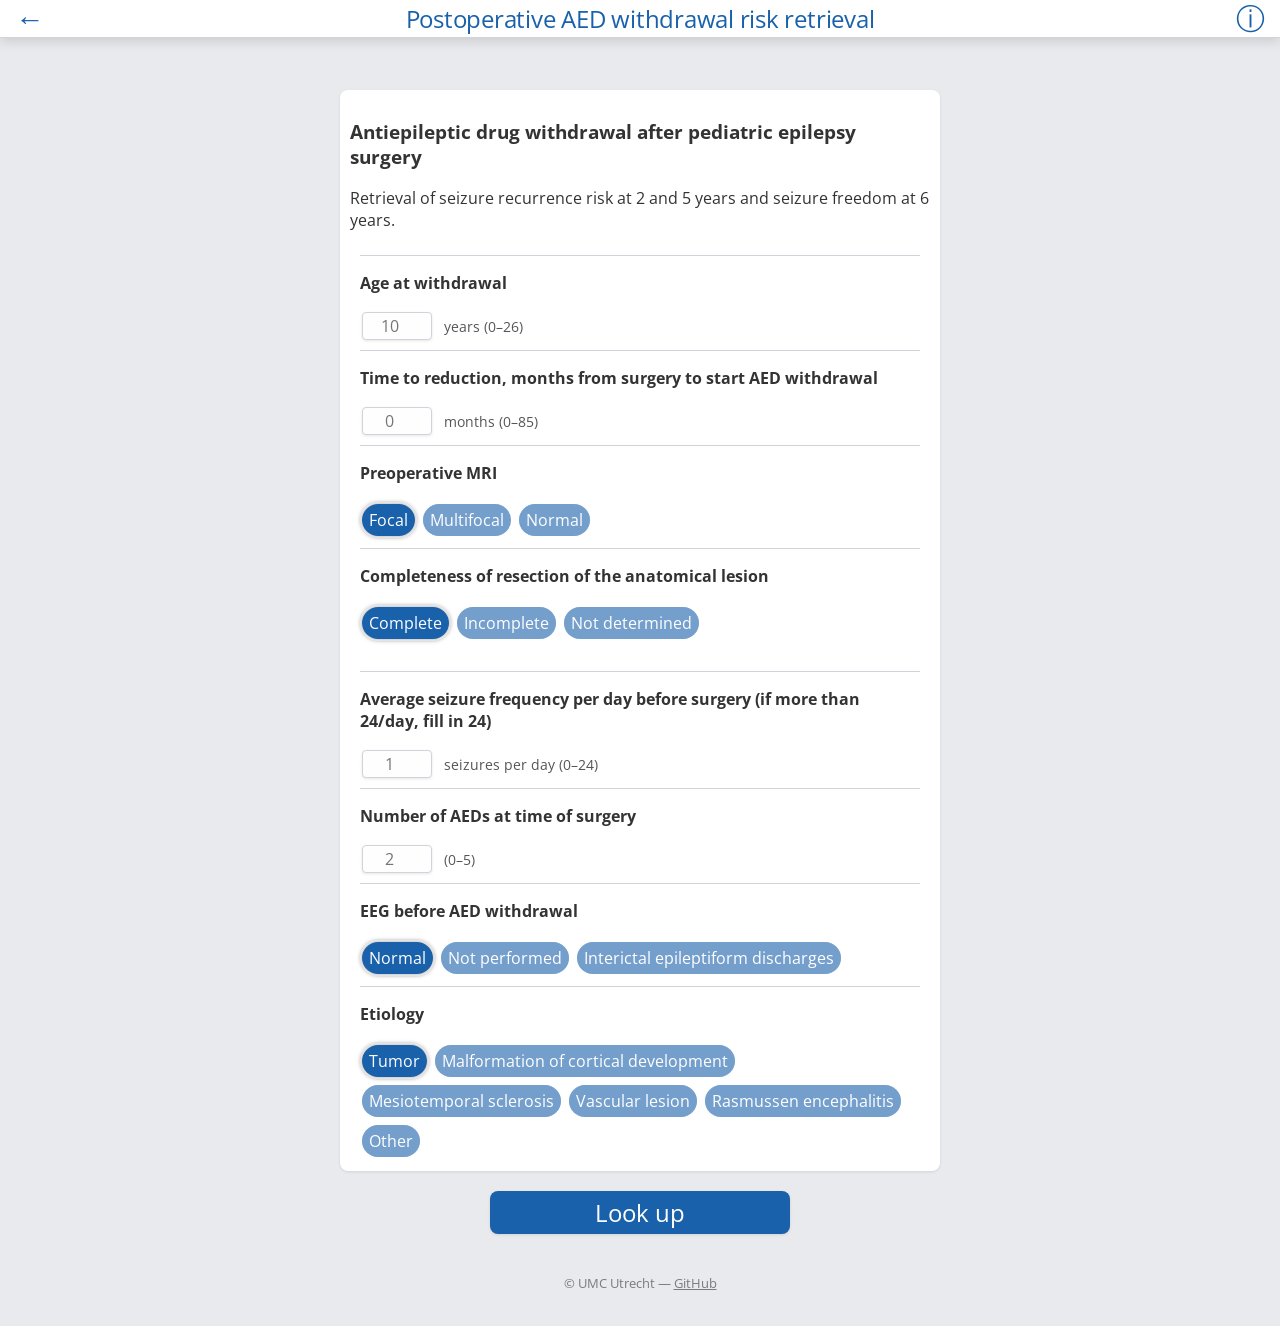
<file: docs/tts-withdrawal.html>
<!doctype html>
<html lang="en">
<head>
  <meta charset="utf-8">
  <meta name="viewport" content="width=device-width, initial-scale=1">
  <title>Postoperative AED withdrawal risk retrieval — Epilepsy Prediction Tools</title>
  <link rel="stylesheet" href="css/style.css">
</head>
<body>
  <div id="mainwrapper">

    <div id="header" class="shadow">
      <table><tr>
        <td class="fst"><a href="index.html"><div id="backbutton" class="clickable noselect">&larr;</div></a></td>
        <td><h1 class="noselect nocursor">Postoperative AED withdrawal risk retrieval</h1></td>
        <td class="lst"><div id="infobutton" class="clickable noselect">&#9432;</div></td>
      </tr></table>
    </div>

    <div id="content">
      <div class="contentblock shadow">
        <h3>Antiepileptic drug withdrawal after pediatric epilepsy surgery</h3>
        <p>Retrieval of seizure recurrence risk at 2 and 5 years and seizure freedom at 6 years.</p>

        <form id="mainform">
          <div class="half1"><div>

            <hr>
            <p><strong>Age at withdrawal</strong></p>
            <input type="number" name="agewith" id="agewith" placeholder="10" min="0" max="26" class="shadow">
            <span class="unit">years (0–26)</span>

            <hr>
            <p><strong>Time to reduction, months from surgery to start AED withdrawal</strong></p>
            <input type="number" name="ttr" id="ttr" placeholder="0" min="0" max="85" class="shadow">
            <span class="unit">months (0–85)</span>

            <hr>
            <p><strong>Preoperative MRI</strong></p>
            <div class="radios">
              <input type="radio" name="mri" value="focal" id="mri_f" checked>
              <label class="radio shadow noselect clickable" for="mri_f">Focal</label>
              <input type="radio" name="mri" value="multifocal" id="mri_mf">
              <label class="radio shadow noselect clickable" for="mri_mf">Multifocal</label>
              <input type="radio" name="mri" value="normal" id="mri_n">
              <label class="radio shadow noselect clickable" for="mri_n">Normal</label>
            </div>

            <hr>
            <p><strong>Completeness of resection of the anatomical lesion</strong></p>
            <div class="radios">
              <input type="radio" name="complete" value="complete" id="comp_c" checked>
              <label class="radio shadow noselect clickable" for="comp_c">Complete</label>
              <input type="radio" name="complete" value="incomplete" id="comp_i">
              <label class="radio shadow noselect clickable" for="comp_i">Incomplete</label>
              <input type="radio" name="complete" value="not determined" id="comp_nd">
              <label class="radio shadow noselect clickable" for="comp_nd">Not determined</label>
            </div>

          </div></div>

          <div class="half2"><div>

            <hr>
            <p><strong>Average seizure frequency per day before surgery (if more than 24/day, fill in 24)</strong></p>
            <input type="number" name="sfreq" id="sfreq" placeholder="1" min="0" max="24" step="0.1" class="shadow">
            <span class="unit">seizures per day (0–24)</span>

            <hr>
            <p><strong>Number of AEDs at time of surgery</strong></p>
            <input type="number" name="naed" id="naed" placeholder="2" min="0" max="5" class="shadow">
            <span class="unit">(0–5)</span>

            <hr>
            <p><strong>EEG before AED withdrawal</strong></p>
            <div class="radios">
              <input type="radio" name="eeg" value="normal" id="eeg_n" checked>
              <label class="radio shadow noselect clickable" for="eeg_n">Normal</label>
              <input type="radio" name="eeg" value="not performed" id="eeg_np">
              <label class="radio shadow noselect clickable" for="eeg_np">Not performed</label>
              <input type="radio" name="eeg" value="interictal epileptiform discharges" id="eeg_ied">
              <label class="radio shadow noselect clickable" for="eeg_ied">Interictal epileptiform discharges</label>
            </div>

            <hr>
            <p><strong>Etiology</strong></p>
            <div class="radios">
              <input type="radio" name="aetiol" value="tumor" id="ae_t" checked>
              <label class="radio shadow noselect clickable" for="ae_t">Tumor</label>
              <input type="radio" name="aetiol" value="malformation of cortical development" id="ae_mcd">
              <label class="radio shadow noselect clickable" for="ae_mcd">Malformation of cortical development</label>
              <input type="radio" name="aetiol" value="mesiotemporal sclerosis" id="ae_mts">
              <label class="radio shadow noselect clickable" for="ae_mts">Mesiotemporal sclerosis</label>
              <input type="radio" name="aetiol" value="vascular lesion" id="ae_v">
              <label class="radio shadow noselect clickable" for="ae_v">Vascular lesion</label>
              <input type="radio" name="aetiol" value="rasmussen encephalitis" id="ae_r">
              <label class="radio shadow noselect clickable" for="ae_r">Rasmussen encephalitis</label>
              <input type="radio" name="aetiol" value="other" id="ae_o">
              <label class="radio shadow noselect clickable" for="ae_o">Other</label>
            </div>

          </div></div>
          <div class="cleared"></div>
        </form>
      </div>

      <div id="resultBlock" class="contentblock shadow" style="display:none;"></div>

      <div id="calcButton" class="button shadow blue clickable noselect">
        <h2 class="centertext">Look up</h2>
      </div>
    </div>

    <!-- Hidden modal content -->
    <div style="display:none;">
      <div id="popUpTitle"><h2 class="popuptitle">About this calculator</h2></div>
      <div id="popupContent">
        <div class="popcontent">
          <p>This lookup table is based on clinical nomograms from the TimeToStop study group [1]. The nomogram estimates the risk of seizure recurrence and long-term seizure outcome for children with epilepsy who underwent epilepsy surgery, in case of withdrawal of antiepileptic drugs with the purpose of discontinuing treatment. The prediction model is based on data from 766 children who underwent epilepsy surgery in 15 centres in 8 European countries.</p>
          <p><strong>Reference:</strong></p>
          <p>Lamberink HJ, Boshuisen K, Otte WM, Geleijns K, Braun KPJ, on behalf of the TimeToStop Study Group. Individualized prediction of seizure relapse and outcomes following antiepileptic drug withdrawal after pediatric epilepsy surgery. <em>Epilepsia</em> 2018. DOI: <a href="https://doi.org/10.1111/epi.14020" target="_blank">10.1111/epi.14020</a></p>
          <p><strong>Disclaimer:</strong> For research and educational purposes only. Always use clinical judgment when making treatment decisions.</p>
        </div>
      </div>
    </div>

    <div id="footer" class="noselect nocursor">
      <p>&copy; UMC Utrecht &mdash; <a href="https://github.com/wmotte/epilepsypredictiontools" target="_blank" style="color:inherit; cursor:pointer;">GitHub</a></p>
    </div>
  </div>

  <script src="js/ui.js"></script>
  <script src="js/tts-calc.js"></script>
</body>
</html>
</file>
<file: docs/css/style.css>
@import url('https://fonts.googleapis.com/css2?family=Open+Sans:ital,wght@0,300;0,400;0,600;1,400&family=Open+Sans+Condensed:wght@700&display=swap');

/* CSS Custom Properties */
:root {
  --blue: #1961ab;
  --bg: #e8eaed;
  --white: #ffffff;
  --text: #333333;
  --shadow: rgba(0,0,0,0.5);
  --border: #d0d4da;
  --radius: 8px;
  --radius-sm: 4px;
  --radius-pill: 20px;
  --shadow-sm: 0 1px 3px rgba(0,0,0,0.10);
  --shadow-md: 0 4px 12px rgba(0,0,0,0.12);
  --shadow-lg: 0 8px 28px rgba(0,0,0,0.18);
}

/* RESET */
* {
  box-sizing: border-box;
}

hr {
  border: none;
  height: 1px;
  background-color: var(--border);
  clear: both;
  margin: 8px 0;
}

/* BODY */
body {
  font-family: 'Open Sans', sans-serif;
  background-color: var(--bg);
  background-attachment: fixed;
  color: var(--text);
  margin: 0;
}

/* HEADER */
#header {
  position: fixed;
  background-color: var(--white);
  width: 100vw;
  z-index: 10;
  top: 0;
  left: 0;
  box-shadow: var(--shadow-md);
  border-bottom: 1px solid var(--border);
}

#header table {
  width: 100vw;
  border-collapse: collapse;
}

#header table td {
  padding: 0;
}

#header table td.fst {
  width: 60px;
  text-align: center;
}

#header table td.lst {
  width: 60px;
  text-align: center;
}

#header h1 {
  margin: 0;
  color: var(--blue);
  font-weight: normal;
  font-size: 1.5em;
  letter-spacing: -0.01em;
  display: inline-block;
}

.header-inner {
  padding: 10px 20px;
}

.header-subtitle {
  font-size: 0.8em;
  color: #555;
}

#backbutton {
  font-size: 1.8em;
  color: var(--blue);
  padding: 4px 12px;
  display: inline-block;
  text-decoration: none;
  line-height: 1;
}

#infobutton {
  font-size: 1.8em;
  color: var(--blue);
  padding: 4px 12px;
  display: inline-block;
  line-height: 1;
}

/* MAIN WRAPPER */
#mainwrapper {
  width: 90%;
  max-width: 1000px;
  padding-top: 80px;
  margin: 0 auto;
  text-align: center;
}

/* CONTENT */
#content {
  min-height: 70vh;
  text-align: center;
  padding-top: 10px;
}

h2 {
  color: var(--blue);
  font-weight: normal;
}

/* CONTENT BLOCKS */
div.contentblock {
  border-radius: var(--radius);
  margin: 0 auto;
  margin-bottom: 20px;
  background-color: var(--white);
  width: 600px;
  padding: 10px;
  text-align: left;
}

div.button {
  border-radius: var(--radius);
  margin: 0 auto;
  margin-bottom: 20px;
  width: 300px;
  transition: filter 0.15s, transform 0.15s;
}

div.button:hover {
  filter: brightness(0.92);
  transform: translateY(-1px);
}

a.button {
  text-decoration: none;
}

div.button h2 {
  margin: 0;
  padding: 5px;
  font-weight: normal;
  color: var(--white);
  cursor: pointer;
}

div.button p {
  margin: 4px;
}

div.blue {
  background-color: var(--blue);
  color: var(--white);
}

div.cleared {
  clear: both;
}

.centertext {
  text-align: center;
}

/* HALF COLUMNS */
div.half1, div.half2 {
  padding: 10px;
}

div.half1 {
  padding-top: 0;
}

div.half2 {
  padding-bottom: 0;
}

div.half1 > div, div.half2 > div {
  text-align: left;
  width: 100%;
}

div.half1 div, div.half2 div {
  display: inline-block;
}

/* RADIO / BUTTON INPUTS */
.radios .radio, .radios .checkbox {
  display: inline-block;
  padding: 5px 7px;
  border-radius: var(--radius-pill);
  color: var(--white);
  margin: 4px 2px;
  cursor: pointer;
  background-color: var(--blue);
  opacity: 0.6;
  box-shadow: inset 0 0 5px 0 rgba(25, 98, 171, 0.75);
  user-select: none;
  transition: opacity 0.15s, box-shadow 0.15s;
}

.radios input[type=radio], .radios input[type=checkbox] {
  display: none;
}

.radios input[type=radio]:checked + .radio,
.radios input[type=checkbox]:checked + .checkbox {
  opacity: 1;
  box-shadow: 0 0 5px 0 rgba(0, 0, 0, 0.75);
  outline: 2px solid rgba(255,255,255,0.5);
}

/* NUMBER INPUTS */
select, input[type="number"] {
  margin: 2px;
  border: 1px solid var(--border);
  background-color: #fefefe;
  width: 70px;
  padding: 5px;
  text-align: center;
  height: 34px;
  appearance: none;
  -webkit-appearance: none;
  font-family: 'Open Sans', sans-serif;
  border-radius: var(--radius-sm);
  font-size: 1em;
  transition: border-color 0.15s, box-shadow 0.15s;
}

select:focus, input[type="number"]:focus {
  outline: none;
  border-color: var(--blue);
  box-shadow: 0 0 0 3px rgba(25,97,171,0.15);
}

input[type="number"] {
  height: 28px;
}

input[type="number"]:disabled {
  opacity: 0.55;
}

span.unit {
  padding-left: 6px;
  font-size: 0.9em;
  color: #555;
}

/* RESULT BLOCK */
#resultBlock {
  transition: all 0.4s;
  padding: 10px;
  text-align: left;
}

#resultBlock p {
  padding: 10px;
}

#resultBlock div.result {
  vertical-align: middle;
  padding: 10px;
  width: 28%;
  display: inline-block;
  text-align: center;
}

#resultBlock div.result p {
  font-weight: bold;
  margin: 4px 0;
}

#resultBlock div.result p.value {
  font-size: 2em;
  text-shadow: #777 0 0 10px;
}

#resultBlock div.result p.unit {
  font-size: 0.85em;
  font-weight: normal;
}

#resultBlock .result-note {
  font-size: 0.85em;
  color: #555;
  padding: 8px 10px 0;
}

/* MODAL / POPUP */
.popupBG {
  z-index: 888;
  position: fixed;
  width: 100vw;
  height: 100vh;
  opacity: 0.6;
  background-color: black;
  top: 0;
  left: 0;
  cursor: pointer;
}

.popup {
  z-index: 999;
  width: 600px;
  min-height: 100px;
  max-height: 80vh;
  top: 9vh;
  overflow-y: auto;
  right: 0;
  left: 0;
  margin: 0 auto;
  background-color: var(--white);
  border-radius: var(--radius);
  position: fixed;
  padding: 10px;
  box-shadow: var(--shadow-lg);
}

.popup .titlebar {
  display: flex;
  justify-content: space-between;
  align-items: flex-start;
  margin-bottom: 8px;
}

.popup .titlebar h2.popuptitle {
  margin: 0;
  color: var(--blue);
}

.popup .xbutton {
  cursor: pointer;
  font-size: 1.4em;
  font-weight: bold;
  color: #555;
  background: none;
  border: none;
  padding: 0 4px;
  line-height: 1;
}

.popup .xbutton:hover {
  color: var(--blue);
}

.popup p {
  padding: 4px 8px;
  line-height: 1.5;
}

.popup .popcontent img {
  width: 30%;
}

/* FOOTER */
#footer {
  margin-top: 40px;
  opacity: 0.6;
  text-align: center;
  padding-bottom: 20px;
  font-size: 0.82em;
}

#footer:hover {
  opacity: 1;
}

#footer a {
  cursor: pointer;
  color: var(--blue);
}

/* LANDING PAGE CARDS */
.card-grid {
  display: flex;
  flex-wrap: wrap;
  gap: 16px;
  justify-content: center;
  padding: 10px 0 30px;
}

.card {
  background: var(--white);
  border-radius: var(--radius);
  padding: 16px;
  width: 260px;
  text-align: left;
  box-shadow: var(--shadow-sm);
  display: flex;
  flex-direction: column;
  justify-content: space-between;
  transition: box-shadow 0.2s, transform 0.15s ease;
}

.card:hover {
  box-shadow: var(--shadow-md);
  transform: translateY(-2px);
}

.card h3 {
  margin: 0 0 8px;
  color: var(--blue);
  font-size: 1.05em;
  font-weight: 600;
}

.card p {
  margin: 0 0 12px;
  font-size: 0.88em;
  color: #555;
  flex-grow: 1;
}

.card-category {
  font-size: 0.75em;
  color: var(--blue);
  opacity: 0.7;
  text-transform: uppercase;
  letter-spacing: 0.05em;
  margin-bottom: 4px;
}

.card a.go-btn {
  display: inline-block;
  background-color: var(--blue);
  color: var(--white);
  text-decoration: none;
  padding: 7px 18px;
  border-radius: var(--radius-pill);
  font-size: 0.9em;
  font-weight: 600;
  align-self: flex-start;
  transition: background-color 0.15s, opacity 0.15s;
}

.card a.go-btn:hover {
  filter: brightness(0.9);
}

.landing-title {
  color: var(--blue);
  font-size: 1.4em;
  font-weight: normal;
  margin: 16px 0 4px;
  padding-bottom: 6px;
  border-bottom: 2px solid var(--blue);
  display: inline-block;
}

.landing-sub {
  color: #555;
  font-size: 0.9em;
  margin: 0 0 16px;
}

/* SIDE-BY-SIDE SECTIONS */
.section-row {
  display: flex;
  gap: 16px;
  justify-content: center;
  align-items: stretch;
  max-width: 560px;
  margin: 0 auto;
}

.section-col {
  flex: 1;
  display: flex;
  flex-direction: column;
}

.section-col .card-grid {
  flex: 1;
  align-items: stretch;
  padding-bottom: 0;
}

.section-col .card {
  width: 100%;
  flex: 1;
}

/* SURGERY 2x2 GRID */
.card-grid-2col {
  display: grid;
  grid-template-columns: repeat(2, minmax(0, 1fr));
  max-width: 560px;
  margin: 0 auto;
}

.card-grid-2col .card {
  width: auto;
}

@media screen and (max-width: 700px) {
  .section-row {
    flex-direction: column;
  }

  .card-grid-2col {
    grid-template-columns: 1fr;
  }
}

/* UTILITY */
.noselect {
  user-select: none;
  -webkit-user-select: none;
}

.clickable {
  cursor: pointer;
}

.clickable:hover {
  opacity: 0.85;
}

.nocursor {
  cursor: default;
}

.shadow {
  box-shadow: var(--shadow-sm);
}

.nomarg {
  margin: 0;
  padding: 0;
}

/* RESPONSIVE — below 700px */
@media screen and (max-width: 700px) {
  div.popup {
    width: 90%;
  }

  div.contentblock {
    width: 90%;
  }

  div.half1, div.half2 {
    width: 100%;
    display: block;
    float: none;
  }

  #resultBlock div.result {
    width: 45%;
  }

  .card {
    width: 90%;
    max-width: 400px;
  }
}
</file>
